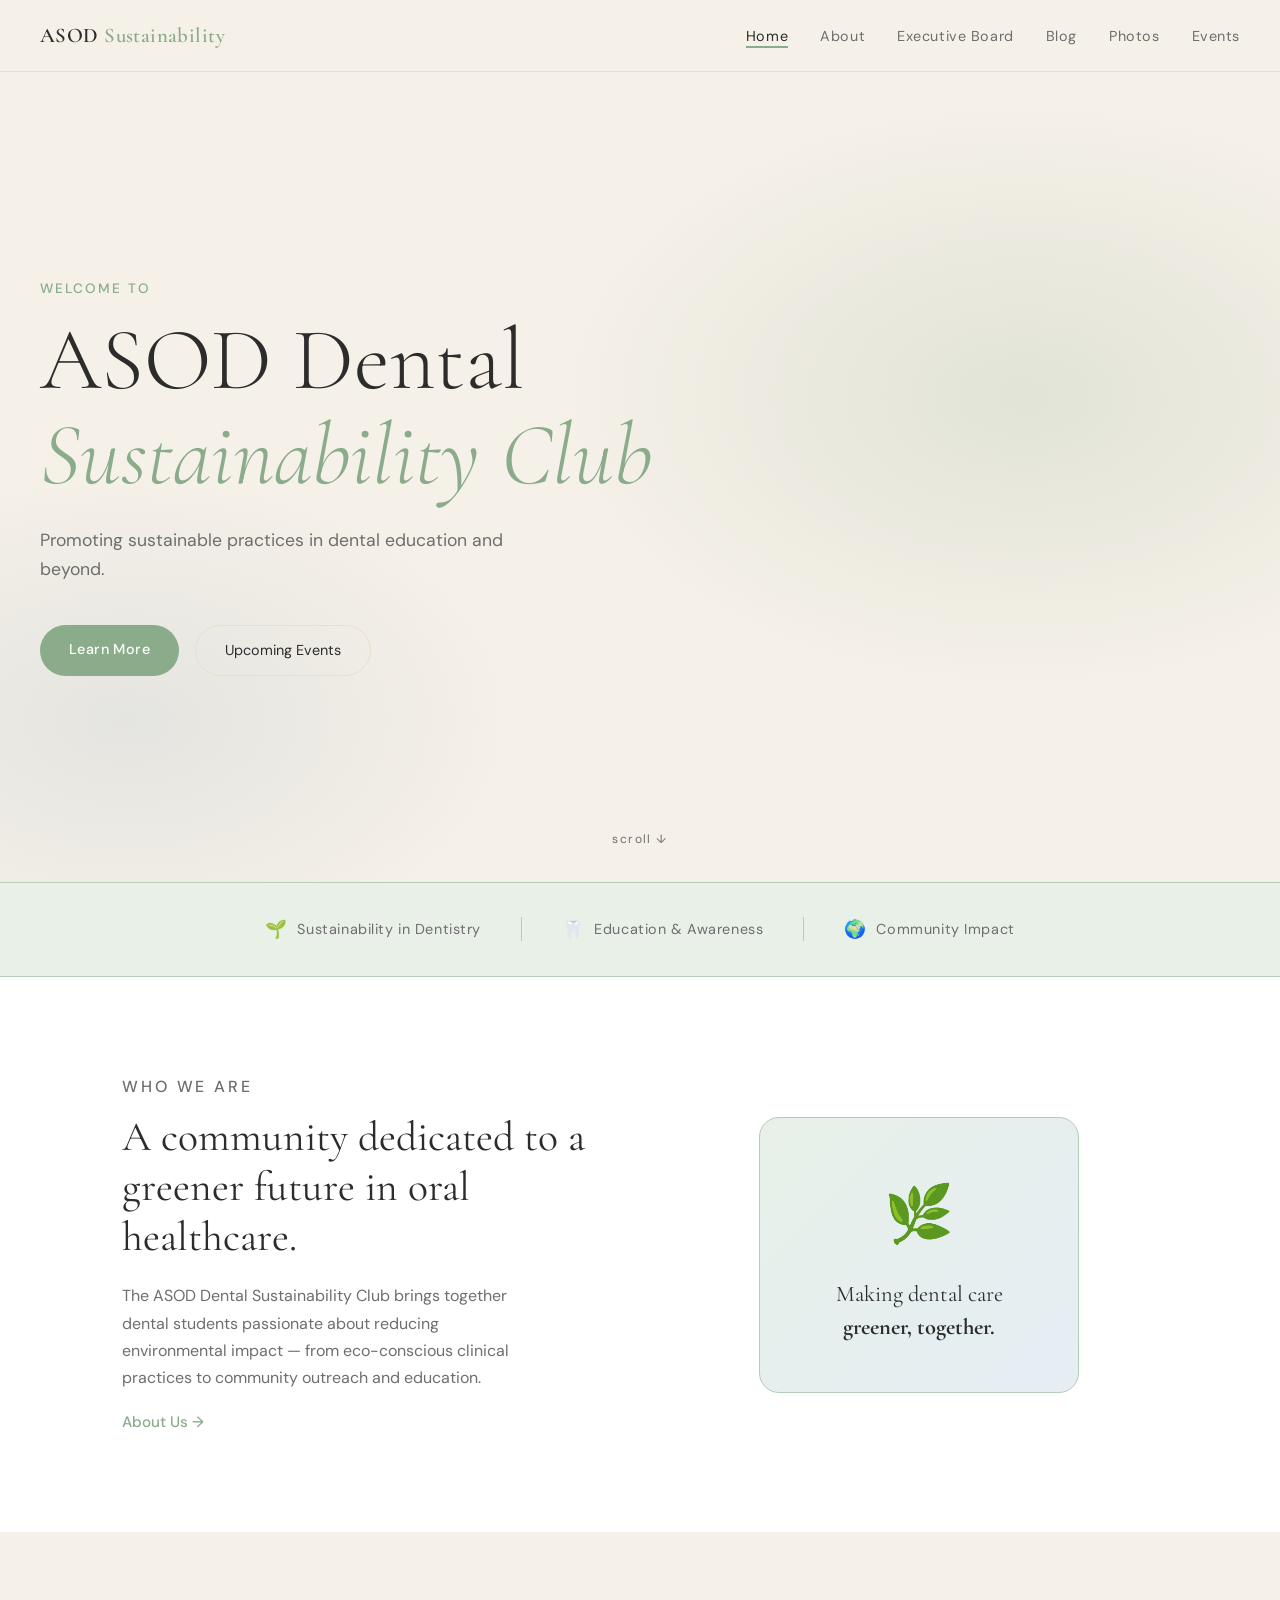
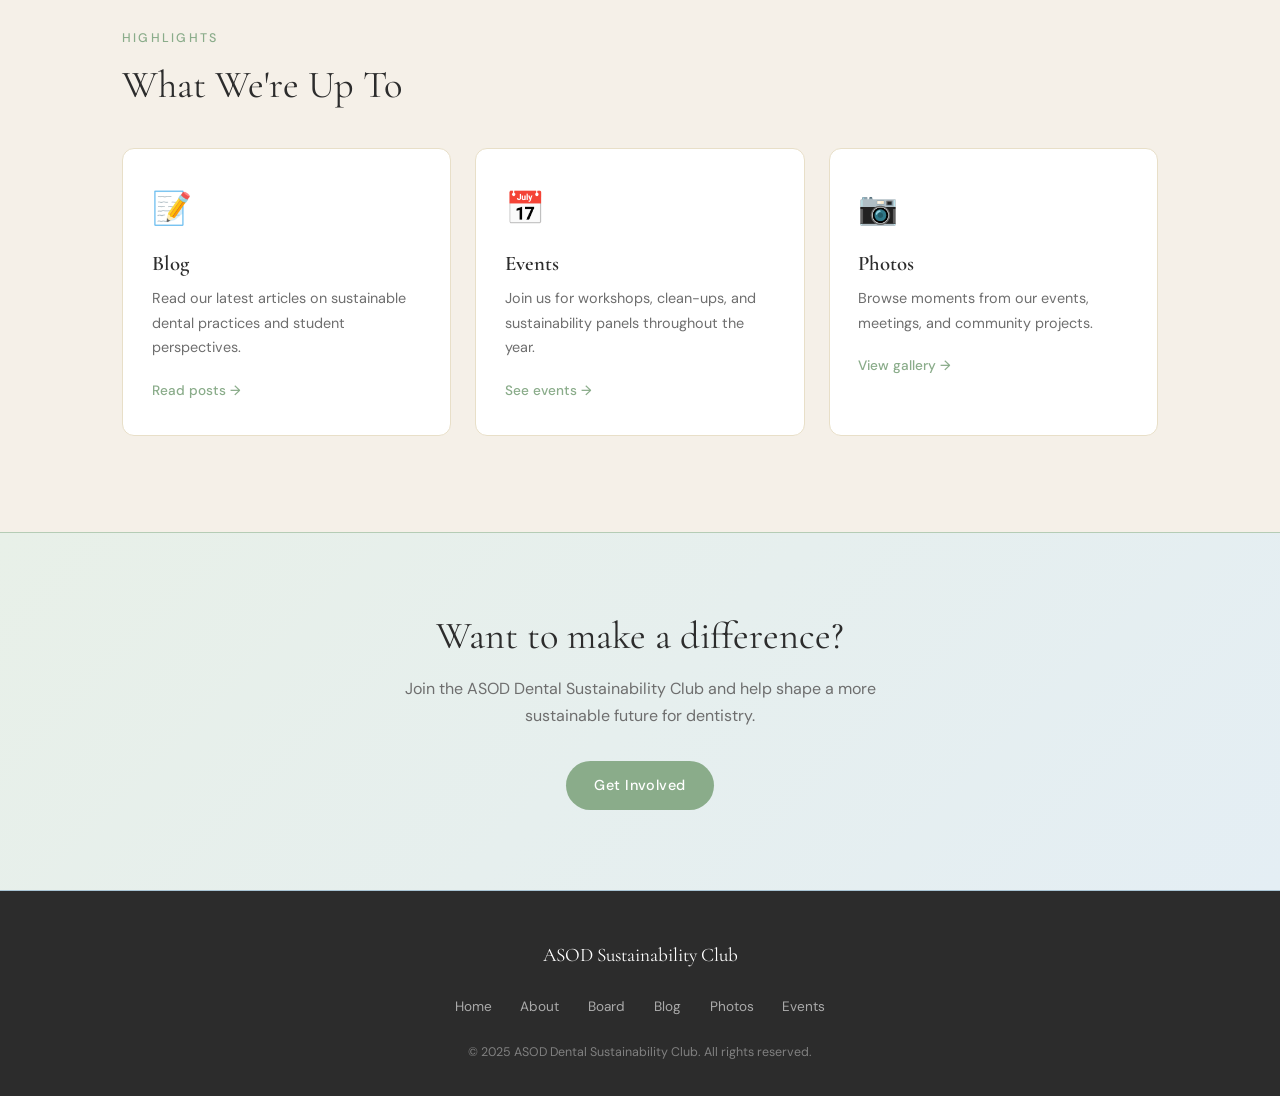
<file: index.html>
<!DOCTYPE html>
<html lang="en">
<head>
  <meta charset="UTF-8" />
  <meta name="viewport" content="width=device-width, initial-scale=1.0"/>
  <title>ASOD Dental Sustainability Club</title>
  <link rel="stylesheet" href="styles.css" />
  <link href="https://fonts.googleapis.com/css2?family=Cormorant+Garamond:ital,wght@0,300;0,400;0,600;1,300;1,400&family=DM+Sans:wght@300;400;500&display=swap" rel="stylesheet"/>
</head>
<body>
  <nav class="navbar">
    <div class="nav-logo">ASOD <span>Sustainability</span></div>
    <ul class="nav-links">
      <li><a href="index.html" class="active">Home</a></li>
      <li><a href="about.html">About</a></li>
      <li><a href="board.html">Executive Board</a></li>
      <li><a href="blog.html">Blog</a></li>
      <li><a href="photos.html">Photos</a></li>
      <li><a href="events.html">Events</a></li>
    </ul>
    <button class="nav-toggle" onclick="toggleMenu()">☰</button>
  </nav>

  <header class="hero">
    <div class="hero-bg"></div>
    <div class="hero-content">
      <p class="hero-eyebrow">Welcome to</p>
      <h1 class="hero-title">ASOD Dental<br/><em>Sustainability Club</em></h1>
      <p class="hero-tagline">Promoting sustainable practices in dental education and beyond.</p>
      <div class="hero-cta">
        <a href="about.html" class="btn-primary">Learn More</a>
        <a href="events.html" class="btn-secondary">Upcoming Events</a>
      </div>
    </div>
    <div class="hero-scroll">scroll ↓</div>
  </header>

  <section class="mission-strip">
    <div class="strip-item">
      <span class="strip-icon">🌱</span>
      <span>Sustainability in Dentistry</span>
    </div>
    <div class="strip-divider"></div>
    <div class="strip-item">
      <span class="strip-icon">🦷</span>
      <span>Education & Awareness</span>
    </div>
    <div class="strip-divider"></div>
    <div class="strip-item">
      <span class="strip-icon">🌍</span>
      <span>Community Impact</span>
    </div>
  </section>

  <section class="about-preview">
    <div class="container two-col">
      <div class="col-text">
        <p class="section-label">Who We Are</p>
        <h2>A community dedicated to a greener future in oral healthcare.</h2>
        <p>The ASOD Dental Sustainability Club brings together dental students passionate about reducing environmental impact — from eco-conscious clinical practices to community outreach and education.</p>
        <a href="about.html" class="link-arrow">About Us →</a>
      </div>
      <div class="col-visual">
        <div class="visual-card">
          <div class="visual-leaf">🌿</div>
          <p class="visual-stat">Making dental care<br/><strong>greener, together.</strong></p>
        </div>
      </div>
    </div>
  </section>

  <section class="highlights">
    <div class="container">
      <p class="section-label">Highlights</p>
      <h2>What We're Up To</h2>
      <div class="cards-grid">
        <a href="blog.html" class="card">
          <div class="card-icon">📝</div>
          <h3>Blog</h3>
          <p>Read our latest articles on sustainable dental practices and student perspectives.</p>
          <span class="card-link">Read posts →</span>
        </a>
        <a href="events.html" class="card">
          <div class="card-icon">📅</div>
          <h3>Events</h3>
          <p>Join us for workshops, clean-ups, and sustainability panels throughout the year.</p>
          <span class="card-link">See events →</span>
        </a>
        <a href="photos.html" class="card">
          <div class="card-icon">📷</div>
          <h3>Photos</h3>
          <p>Browse moments from our events, meetings, and community projects.</p>
          <span class="card-link">View gallery →</span>
        </a>
      </div>
    </div>
  </section>

  <section class="join-banner">
    <div class="container">
      <h2>Want to make a difference?</h2>
      <p>Join the ASOD Dental Sustainability Club and help shape a more sustainable future for dentistry.</p>
      <a href="about.html" class="btn-primary">Get Involved</a>
    </div>
  </section>

  <footer class="footer">
    <div class="container footer-inner">
      <div class="footer-logo">ASOD Sustainability Club</div>
      <nav class="footer-nav">
        <a href="index.html">Home</a>
        <a href="about.html">About</a>
        <a href="board.html">Board</a>
        <a href="blog.html">Blog</a>
        <a href="photos.html">Photos</a>
        <a href="events.html">Events</a>
      </nav>
      <p class="footer-copy">© 2025 ASOD Dental Sustainability Club. All rights reserved.</p>
    </div>
  </footer>

  <script src="main.js"></script>
</body>
</html>
</file>
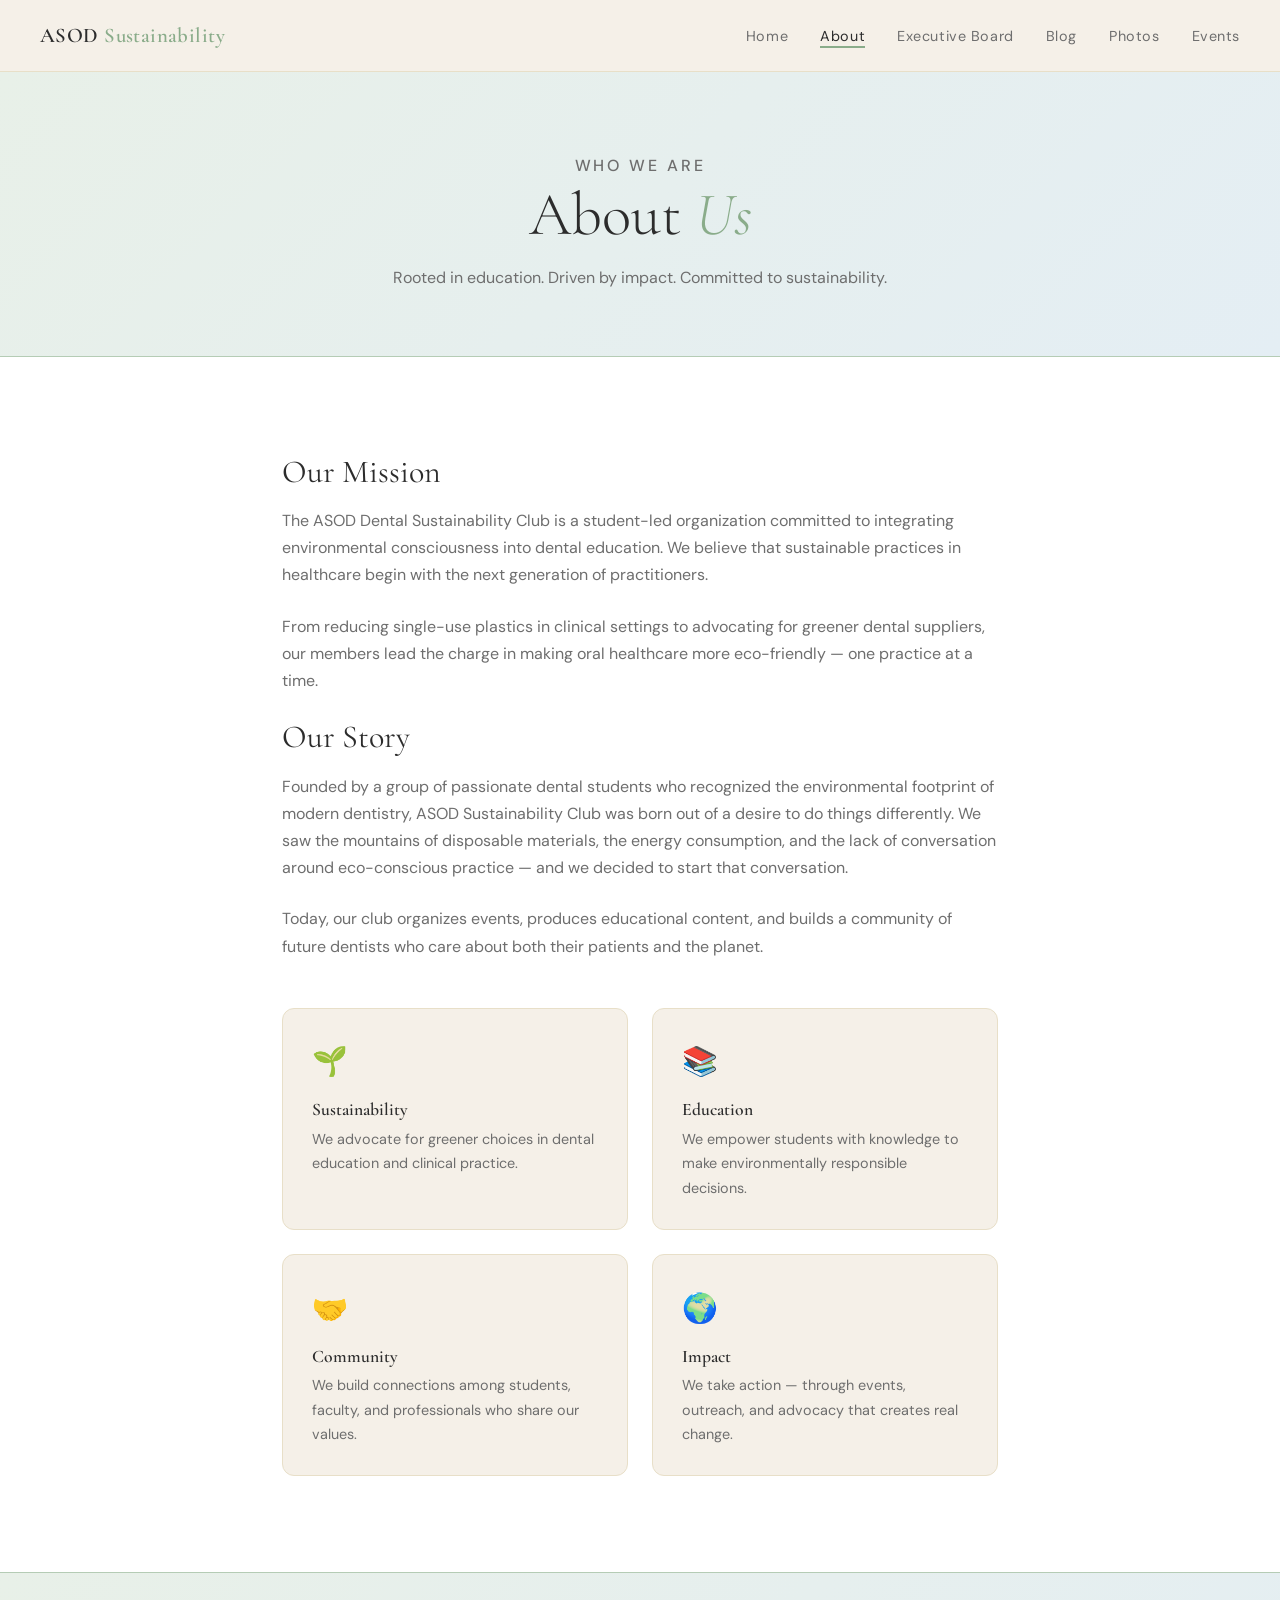
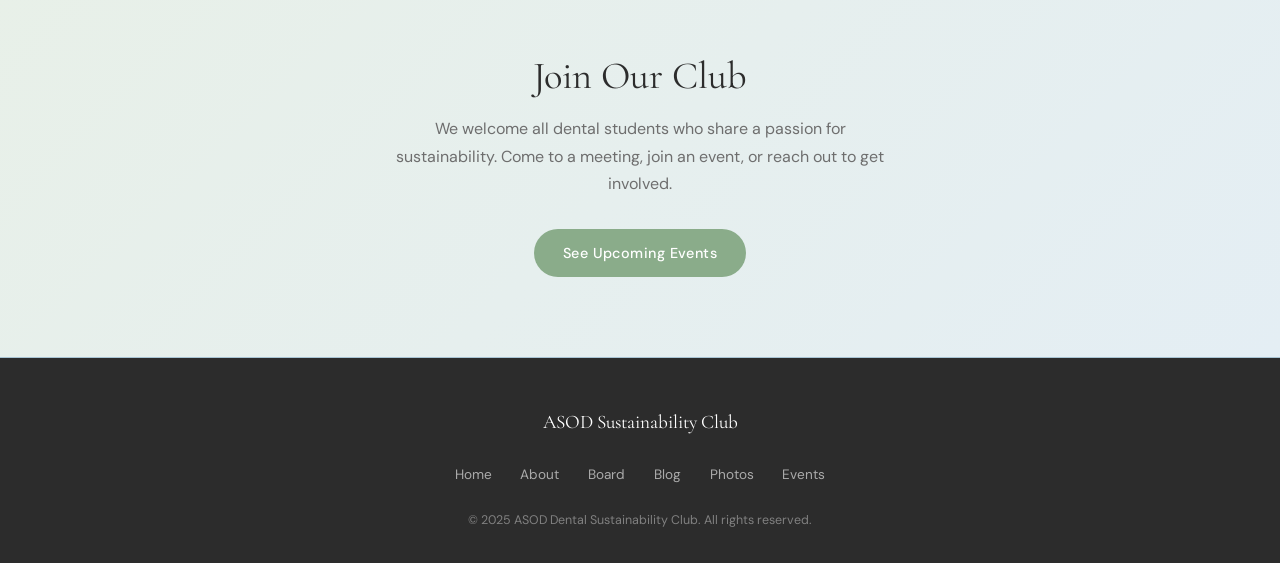
<file: about.html>
<!DOCTYPE html>
<html lang="en">
<head>
  <meta charset="UTF-8" />
  <meta name="viewport" content="width=device-width, initial-scale=1.0"/>
  <title>About — ASOD Dental Sustainability Club</title>
  <link rel="stylesheet" href="styles.css" />
  <link href="https://fonts.googleapis.com/css2?family=Cormorant+Garamond:ital,wght@0,300;0,400;0,600;1,300;1,400&family=DM+Sans:wght@300;400;500&display=swap" rel="stylesheet"/>
</head>
<body>
  <nav class="navbar">
    <div class="nav-logo">ASOD <span>Sustainability</span></div>
    <ul class="nav-links">
      <li><a href="index.html">Home</a></li>
      <li><a href="about.html" class="active">About</a></li>
      <li><a href="board.html">Executive Board</a></li>
      <li><a href="blog.html">Blog</a></li>
      <li><a href="photos.html">Photos</a></li>
      <li><a href="events.html">Events</a></li>
    </ul>
    <button class="nav-toggle" onclick="toggleMenu()">☰</button>
  </nav>

  <div class="page-hero">
    <p class="section-label">Who We Are</p>
    <h1>About <em>Us</em></h1>
    <p>Rooted in education. Driven by impact. Committed to sustainability.</p>
  </div>

  <section class="about-section">
    <div class="container">
      <h2>Our Mission</h2>
      <p>The ASOD Dental Sustainability Club is a student-led organization committed to integrating environmental consciousness into dental education. We believe that sustainable practices in healthcare begin with the next generation of practitioners.</p>
      <p>From reducing single-use plastics in clinical settings to advocating for greener dental suppliers, our members lead the charge in making oral healthcare more eco-friendly — one practice at a time.</p>

      <h2>Our Story</h2>
      <p>Founded by a group of passionate dental students who recognized the environmental footprint of modern dentistry, ASOD Sustainability Club was born out of a desire to do things differently. We saw the mountains of disposable materials, the energy consumption, and the lack of conversation around eco-conscious practice — and we decided to start that conversation.</p>
      <p>Today, our club organizes events, produces educational content, and builds a community of future dentists who care about both their patients and the planet.</p>

      <div class="values-grid">
        <div class="value-card">
          <div class="icon">🌱</div>
          <h3>Sustainability</h3>
          <p>We advocate for greener choices in dental education and clinical practice.</p>
        </div>
        <div class="value-card">
          <div class="icon">📚</div>
          <h3>Education</h3>
          <p>We empower students with knowledge to make environmentally responsible decisions.</p>
        </div>
        <div class="value-card">
          <div class="icon">🤝</div>
          <h3>Community</h3>
          <p>We build connections among students, faculty, and professionals who share our values.</p>
        </div>
        <div class="value-card">
          <div class="icon">🌍</div>
          <h3>Impact</h3>
          <p>We take action — through events, outreach, and advocacy that creates real change.</p>
        </div>
      </div>
    </div>
  </section>

  <section class="join-banner">
    <div class="container">
      <h2>Join Our Club</h2>
      <p>We welcome all dental students who share a passion for sustainability. Come to a meeting, join an event, or reach out to get involved.</p>
      <a href="events.html" class="btn-primary">See Upcoming Events</a>
    </div>
  </section>

  <footer class="footer">
    <div class="container footer-inner">
      <div class="footer-logo">ASOD Sustainability Club</div>
      <nav class="footer-nav">
        <a href="index.html">Home</a>
        <a href="about.html">About</a>
        <a href="board.html">Board</a>
        <a href="blog.html">Blog</a>
        <a href="photos.html">Photos</a>
        <a href="events.html">Events</a>
      </nav>
      <p class="footer-copy">© 2025 ASOD Dental Sustainability Club. All rights reserved.</p>
    </div>
  </footer>

  <script src="main.js"></script>
</body>
</html>
</file>
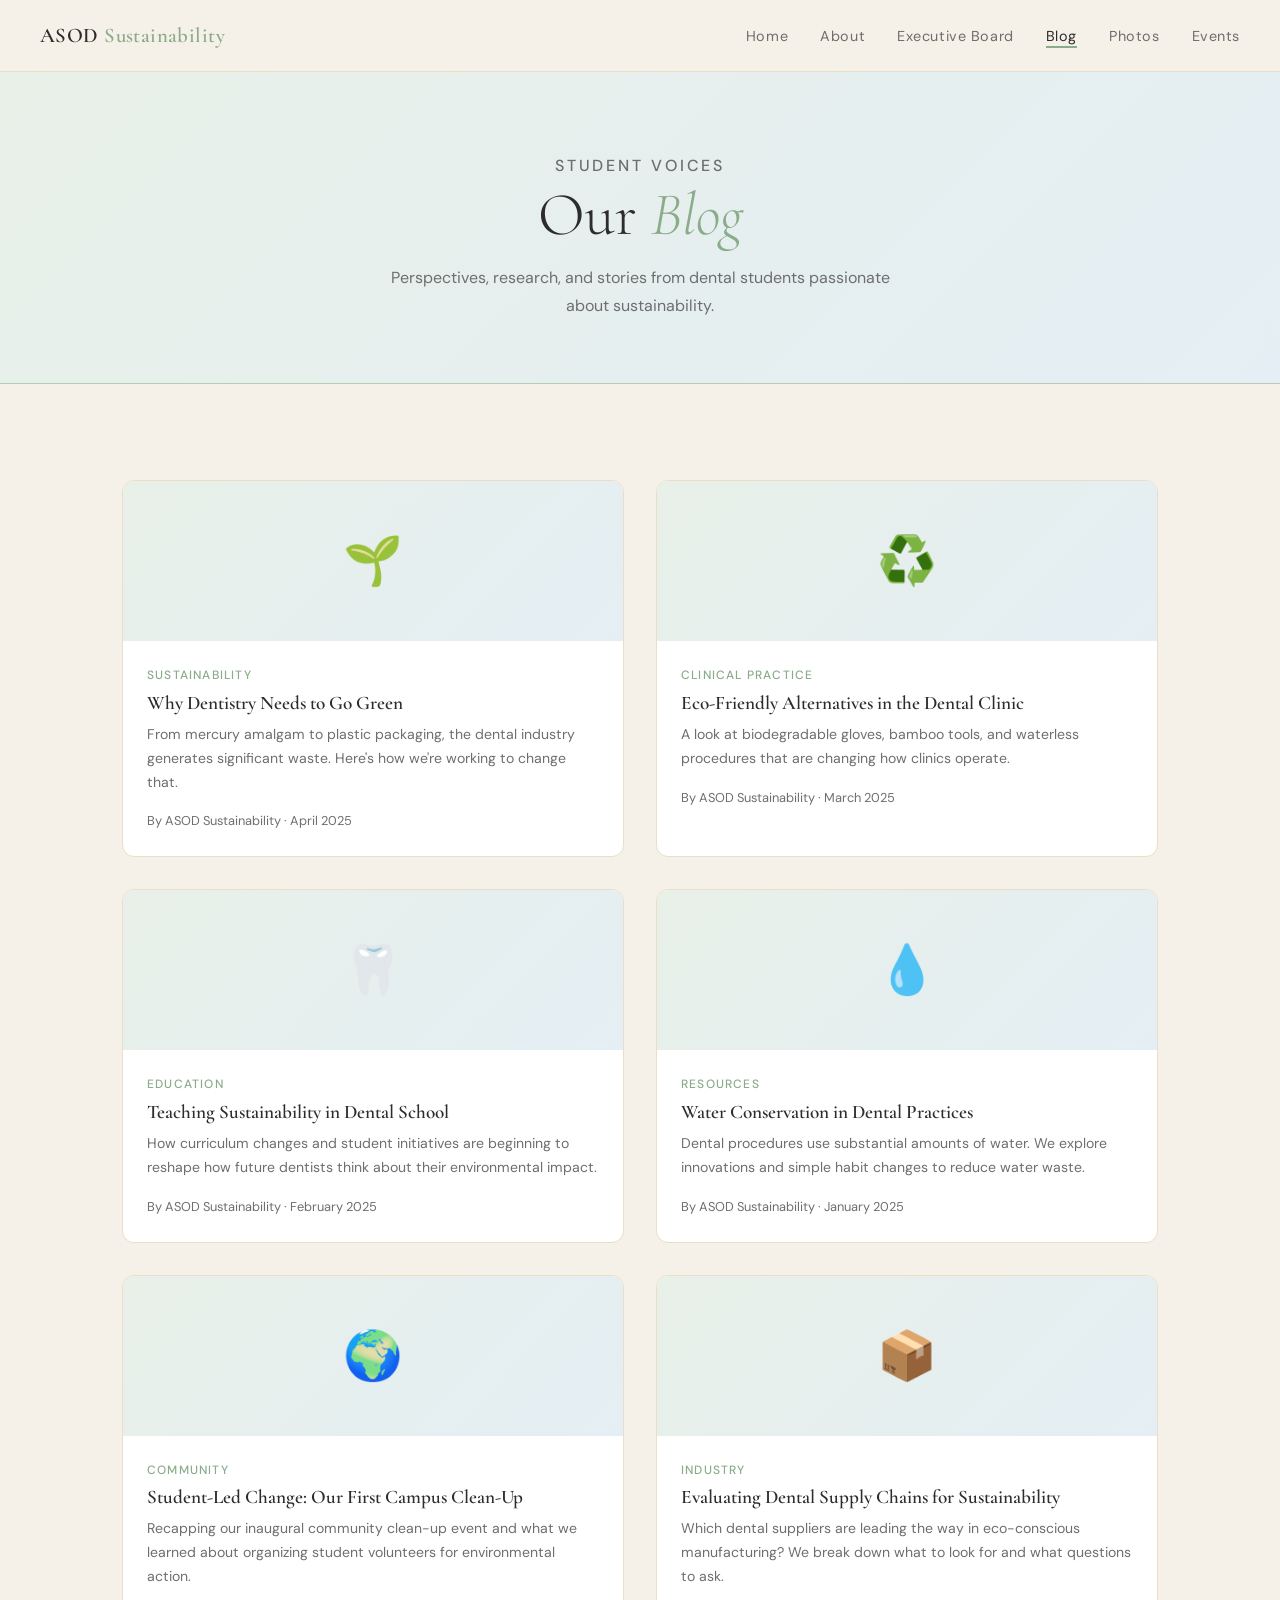
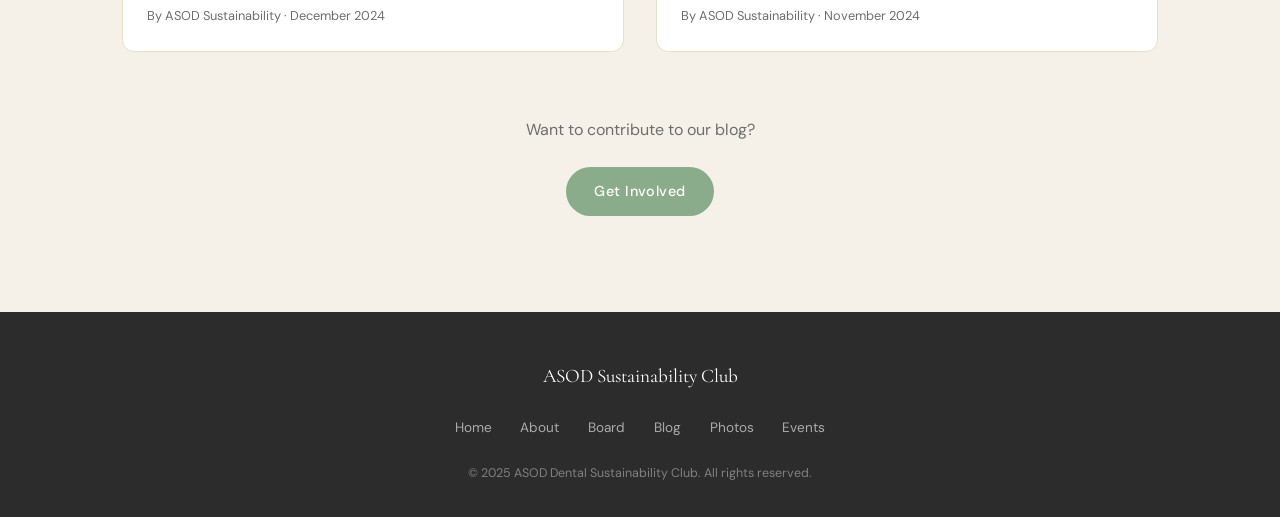
<file: blog.html>
<!DOCTYPE html>
<html lang="en">
<head>
  <meta charset="UTF-8" />
  <meta name="viewport" content="width=device-width, initial-scale=1.0"/>
  <title>Blog — ASOD Dental Sustainability Club</title>
  <link rel="stylesheet" href="styles.css" />
  <link href="https://fonts.googleapis.com/css2?family=Cormorant+Garamond:ital,wght@0,300;0,400;0,600;1,300;1,400&family=DM+Sans:wght@300;400;500&display=swap" rel="stylesheet"/>
</head>
<body>
  <nav class="navbar">
    <div class="nav-logo">ASOD <span>Sustainability</span></div>
    <ul class="nav-links">
      <li><a href="index.html">Home</a></li>
      <li><a href="about.html">About</a></li>
      <li><a href="board.html">Executive Board</a></li>
      <li><a href="blog.html" class="active">Blog</a></li>
      <li><a href="photos.html">Photos</a></li>
      <li><a href="events.html">Events</a></li>
    </ul>
    <button class="nav-toggle" onclick="toggleMenu()">☰</button>
  </nav>

  <div class="page-hero">
    <p class="section-label">Student Voices</p>
    <h1>Our <em>Blog</em></h1>
    <p>Perspectives, research, and stories from dental students passionate about sustainability.</p>
  </div>

  <section class="blog-section">
    <div class="container">
      <div class="blog-grid">

        <a href="#" class="blog-card">
          <div class="blog-card-thumb">🌱</div>
          <div class="blog-card-body">
            <div class="blog-tag">Sustainability</div>
            <h3>Why Dentistry Needs to Go Green</h3>
            <p>From mercury amalgam to plastic packaging, the dental industry generates significant waste. Here's how we're working to change that.</p>
            <div class="blog-meta">By ASOD Sustainability · April 2025</div>
          </div>
        </a>

        <a href="#" class="blog-card">
          <div class="blog-card-thumb">♻️</div>
          <div class="blog-card-body">
            <div class="blog-tag">Clinical Practice</div>
            <h3>Eco-Friendly Alternatives in the Dental Clinic</h3>
            <p>A look at biodegradable gloves, bamboo tools, and waterless procedures that are changing how clinics operate.</p>
            <div class="blog-meta">By ASOD Sustainability · March 2025</div>
          </div>
        </a>

        <a href="#" class="blog-card">
          <div class="blog-card-thumb">🦷</div>
          <div class="blog-card-body">
            <div class="blog-tag">Education</div>
            <h3>Teaching Sustainability in Dental School</h3>
            <p>How curriculum changes and student initiatives are beginning to reshape how future dentists think about their environmental impact.</p>
            <div class="blog-meta">By ASOD Sustainability · February 2025</div>
          </div>
        </a>

        <a href="#" class="blog-card">
          <div class="blog-card-thumb">💧</div>
          <div class="blog-card-body">
            <div class="blog-tag">Resources</div>
            <h3>Water Conservation in Dental Practices</h3>
            <p>Dental procedures use substantial amounts of water. We explore innovations and simple habit changes to reduce water waste.</p>
            <div class="blog-meta">By ASOD Sustainability · January 2025</div>
          </div>
        </a>

        <a href="#" class="blog-card">
          <div class="blog-card-thumb">🌍</div>
          <div class="blog-card-body">
            <div class="blog-tag">Community</div>
            <h3>Student-Led Change: Our First Campus Clean-Up</h3>
            <p>Recapping our inaugural community clean-up event and what we learned about organizing student volunteers for environmental action.</p>
            <div class="blog-meta">By ASOD Sustainability · December 2024</div>
          </div>
        </a>

        <a href="#" class="blog-card">
          <div class="blog-card-thumb">📦</div>
          <div class="blog-card-body">
            <div class="blog-tag">Industry</div>
            <h3>Evaluating Dental Supply Chains for Sustainability</h3>
            <p>Which dental suppliers are leading the way in eco-conscious manufacturing? We break down what to look for and what questions to ask.</p>
            <div class="blog-meta">By ASOD Sustainability · November 2024</div>
          </div>
        </a>

      </div>

      <div style="text-align:center; margin-top:4rem;">
        <p style="color:var(--text-muted); margin-bottom:1.5rem;">Want to contribute to our blog?</p>
        <a href="about.html" class="btn-primary">Get Involved</a>
      </div>
    </div>
  </section>

  <footer class="footer">
    <div class="container footer-inner">
      <div class="footer-logo">ASOD Sustainability Club</div>
      <nav class="footer-nav">
        <a href="index.html">Home</a>
        <a href="about.html">About</a>
        <a href="board.html">Board</a>
        <a href="blog.html">Blog</a>
        <a href="photos.html">Photos</a>
        <a href="events.html">Events</a>
      </nav>
      <p class="footer-copy">© 2025 ASOD Dental Sustainability Club. All rights reserved.</p>
    </div>
  </footer>

  <script src="main.js"></script>
</body>
</html>
</file>
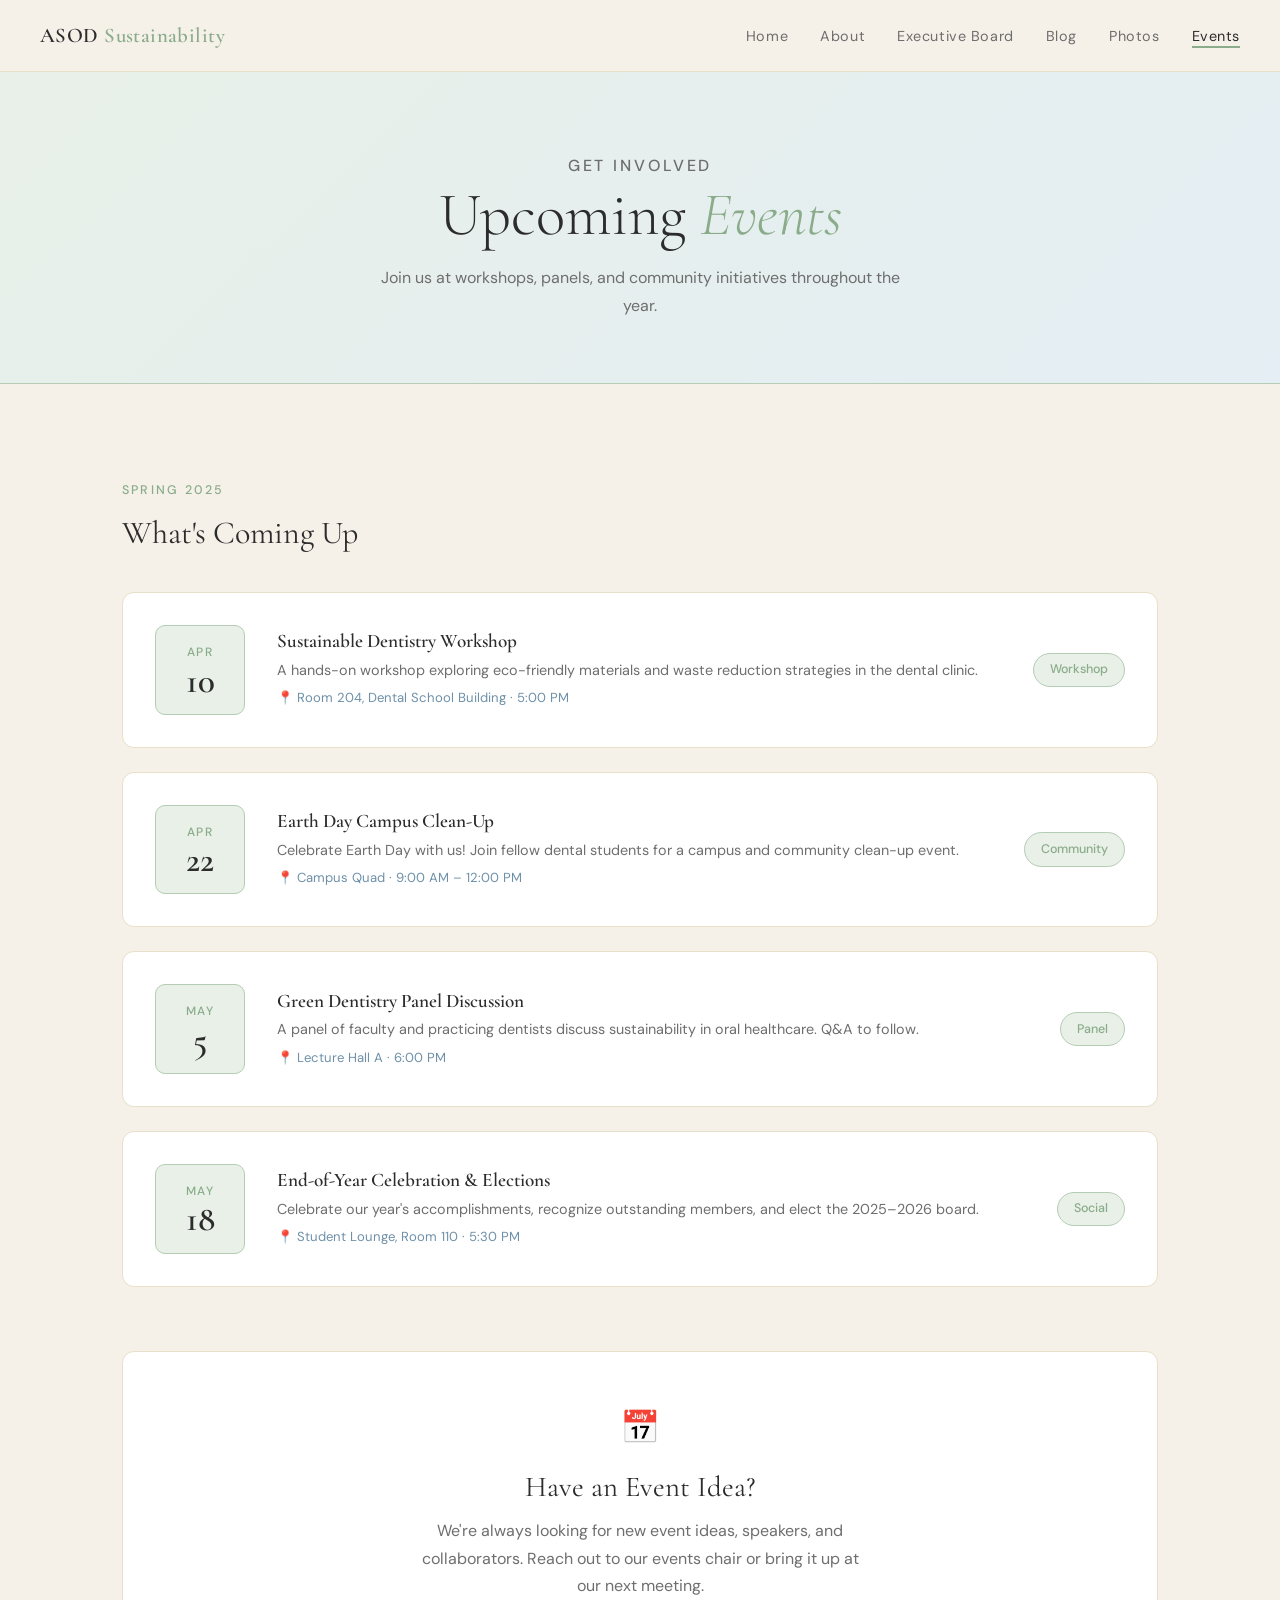
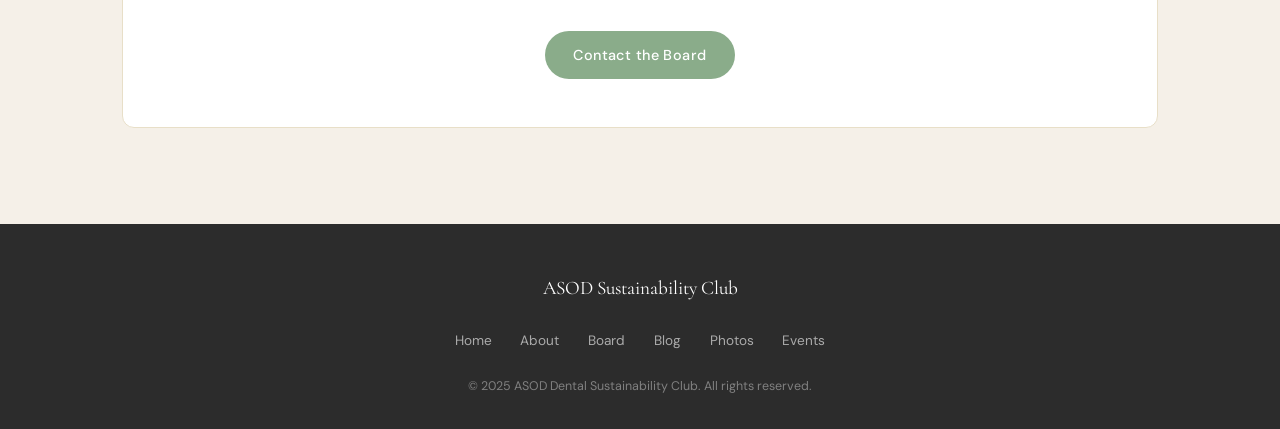
<file: events.html>
<!DOCTYPE html>
<html lang="en">
<head>
  <meta charset="UTF-8" />
  <meta name="viewport" content="width=device-width, initial-scale=1.0"/>
  <title>Events — ASOD Dental Sustainability Club</title>
  <link rel="stylesheet" href="styles.css" />
  <link href="https://fonts.googleapis.com/css2?family=Cormorant+Garamond:ital,wght@0,300;0,400;0,600;1,300;1,400&family=DM+Sans:wght@300;400;500&display=swap" rel="stylesheet"/>
</head>
<body>
  <nav class="navbar">
    <div class="nav-logo">ASOD <span>Sustainability</span></div>
    <ul class="nav-links">
      <li><a href="index.html">Home</a></li>
      <li><a href="about.html">About</a></li>
      <li><a href="board.html">Executive Board</a></li>
      <li><a href="blog.html">Blog</a></li>
      <li><a href="photos.html">Photos</a></li>
      <li><a href="events.html" class="active">Events</a></li>
    </ul>
    <button class="nav-toggle" onclick="toggleMenu()">☰</button>
  </nav>

  <div class="page-hero">
    <p class="section-label">Get Involved</p>
    <h1>Upcoming <em>Events</em></h1>
    <p>Join us at workshops, panels, and community initiatives throughout the year.</p>
  </div>

  <section class="events-section">
    <div class="container">
      <p class="section-label">Spring 2025</p>
      <h2 style="font-size:2rem; font-weight:400; margin-bottom:2.5rem;">What's Coming Up</h2>

      <div class="events-list">

        <div class="event-card">
          <div class="event-date">
            <div class="month">Apr</div>
            <div class="day">10</div>
          </div>
          <div class="event-info">
            <h3>Sustainable Dentistry Workshop</h3>
            <p>A hands-on workshop exploring eco-friendly materials and waste reduction strategies in the dental clinic.</p>
            <div class="location">📍 Room 204, Dental School Building · 5:00 PM</div>
          </div>
          <div class="event-tag">Workshop</div>
        </div>

        <div class="event-card">
          <div class="event-date">
            <div class="month">Apr</div>
            <div class="day">22</div>
          </div>
          <div class="event-info">
            <h3>Earth Day Campus Clean-Up</h3>
            <p>Celebrate Earth Day with us! Join fellow dental students for a campus and community clean-up event.</p>
            <div class="location">📍 Campus Quad · 9:00 AM – 12:00 PM</div>
          </div>
          <div class="event-tag">Community</div>
        </div>

        <div class="event-card">
          <div class="event-date">
            <div class="month">May</div>
            <div class="day">5</div>
          </div>
          <div class="event-info">
            <h3>Green Dentistry Panel Discussion</h3>
            <p>A panel of faculty and practicing dentists discuss sustainability in oral healthcare. Q&A to follow.</p>
            <div class="location">📍 Lecture Hall A · 6:00 PM</div>
          </div>
          <div class="event-tag">Panel</div>
        </div>

        <div class="event-card">
          <div class="event-date">
            <div class="month">May</div>
            <div class="day">18</div>
          </div>
          <div class="event-info">
            <h3>End-of-Year Celebration & Elections</h3>
            <p>Celebrate our year's accomplishments, recognize outstanding members, and elect the 2025–2026 board.</p>
            <div class="location">📍 Student Lounge, Room 110 · 5:30 PM</div>
          </div>
          <div class="event-tag">Social</div>
        </div>

      </div>

      <div style="background:var(--white); border-radius:var(--radius); padding:3rem; text-align:center; margin-top:4rem; border:1px solid var(--beige-dark);">
        <div style="font-size:2rem; margin-bottom:1rem;">📅</div>
        <h2 style="font-size:1.8rem; font-weight:400; margin-bottom:0.8rem;">Have an Event Idea?</h2>
        <p style="color:var(--text-muted); max-width:460px; margin:0 auto 2rem;">We're always looking for new event ideas, speakers, and collaborators. Reach out to our events chair or bring it up at our next meeting.</p>
        <a href="board.html" class="btn-primary">Contact the Board</a>
      </div>
    </div>
  </section>

  <footer class="footer">
    <div class="container footer-inner">
      <div class="footer-logo">ASOD Sustainability Club</div>
      <nav class="footer-nav">
        <a href="index.html">Home</a>
        <a href="about.html">About</a>
        <a href="board.html">Board</a>
        <a href="blog.html">Blog</a>
        <a href="photos.html">Photos</a>
        <a href="events.html">Events</a>
      </nav>
      <p class="footer-copy">© 2025 ASOD Dental Sustainability Club. All rights reserved.</p>
    </div>
  </footer>

  <script src="main.js"></script>
</body>
</html>
</file>
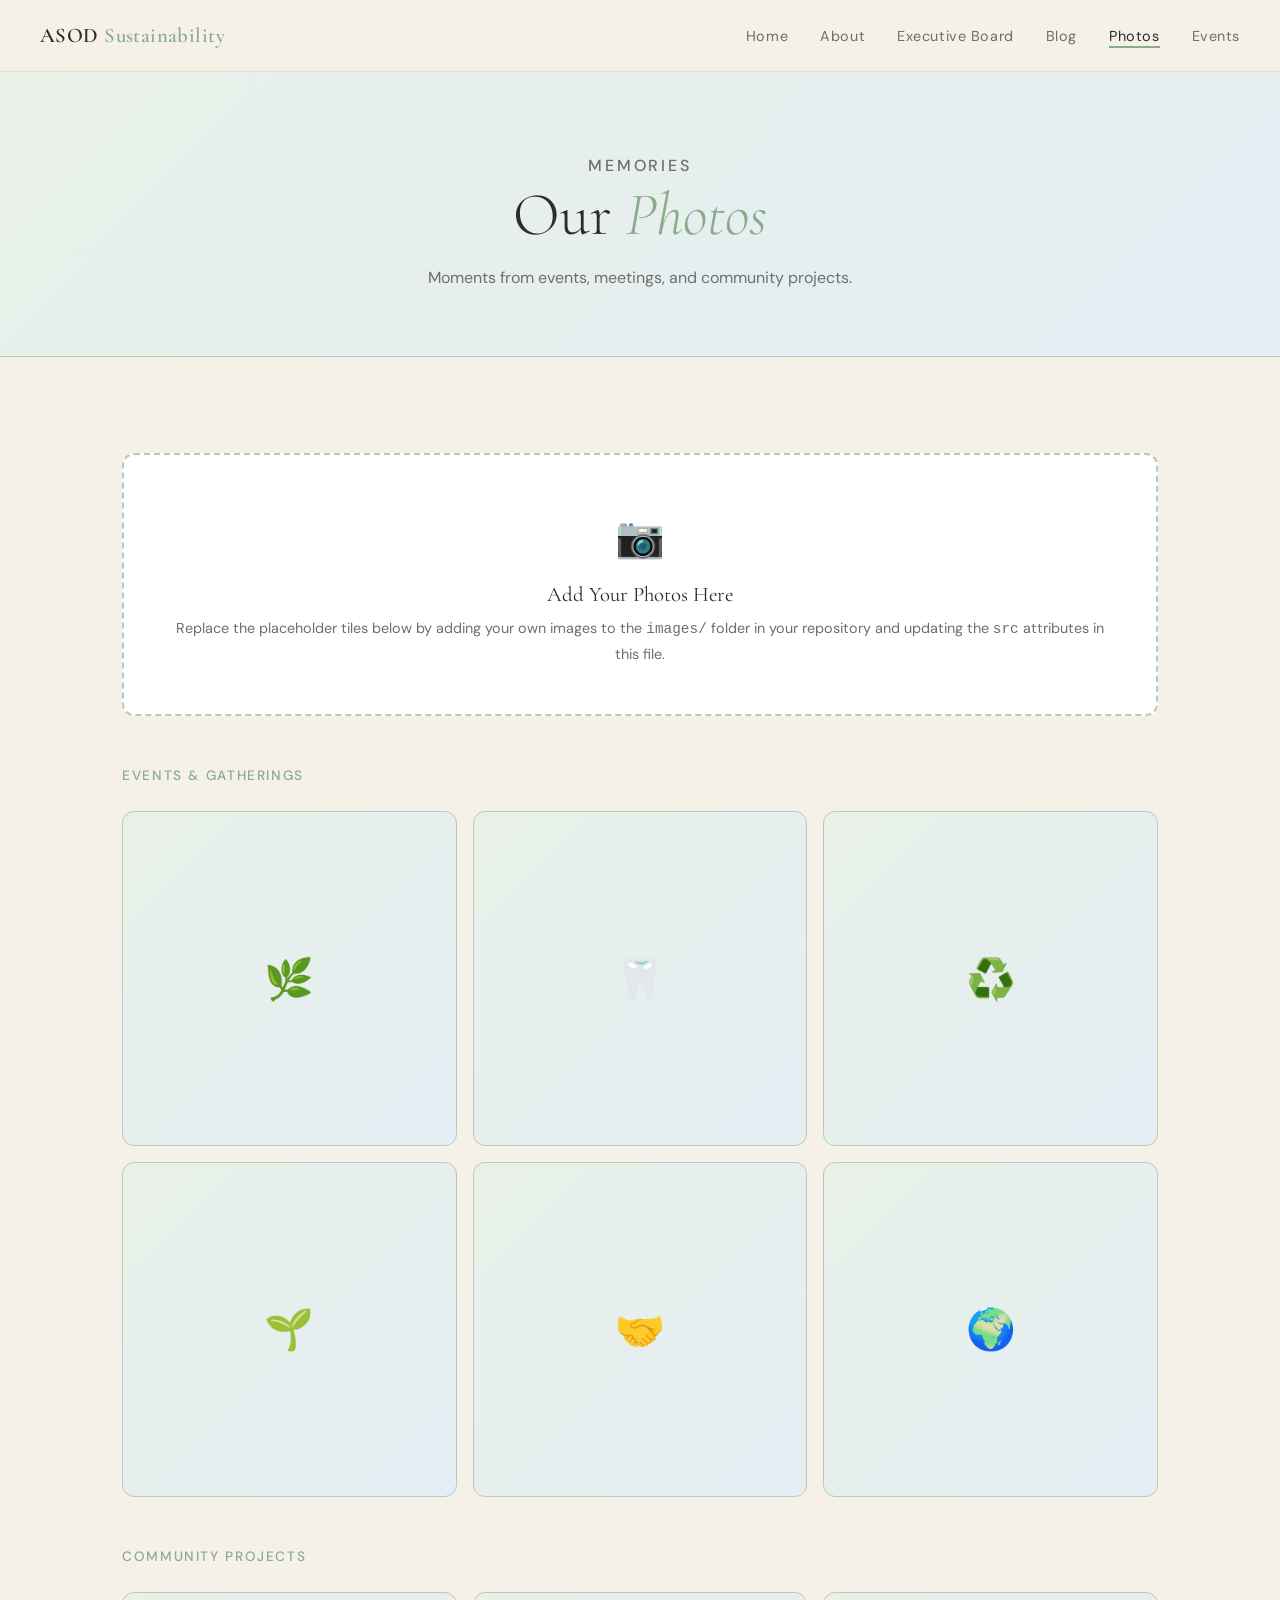
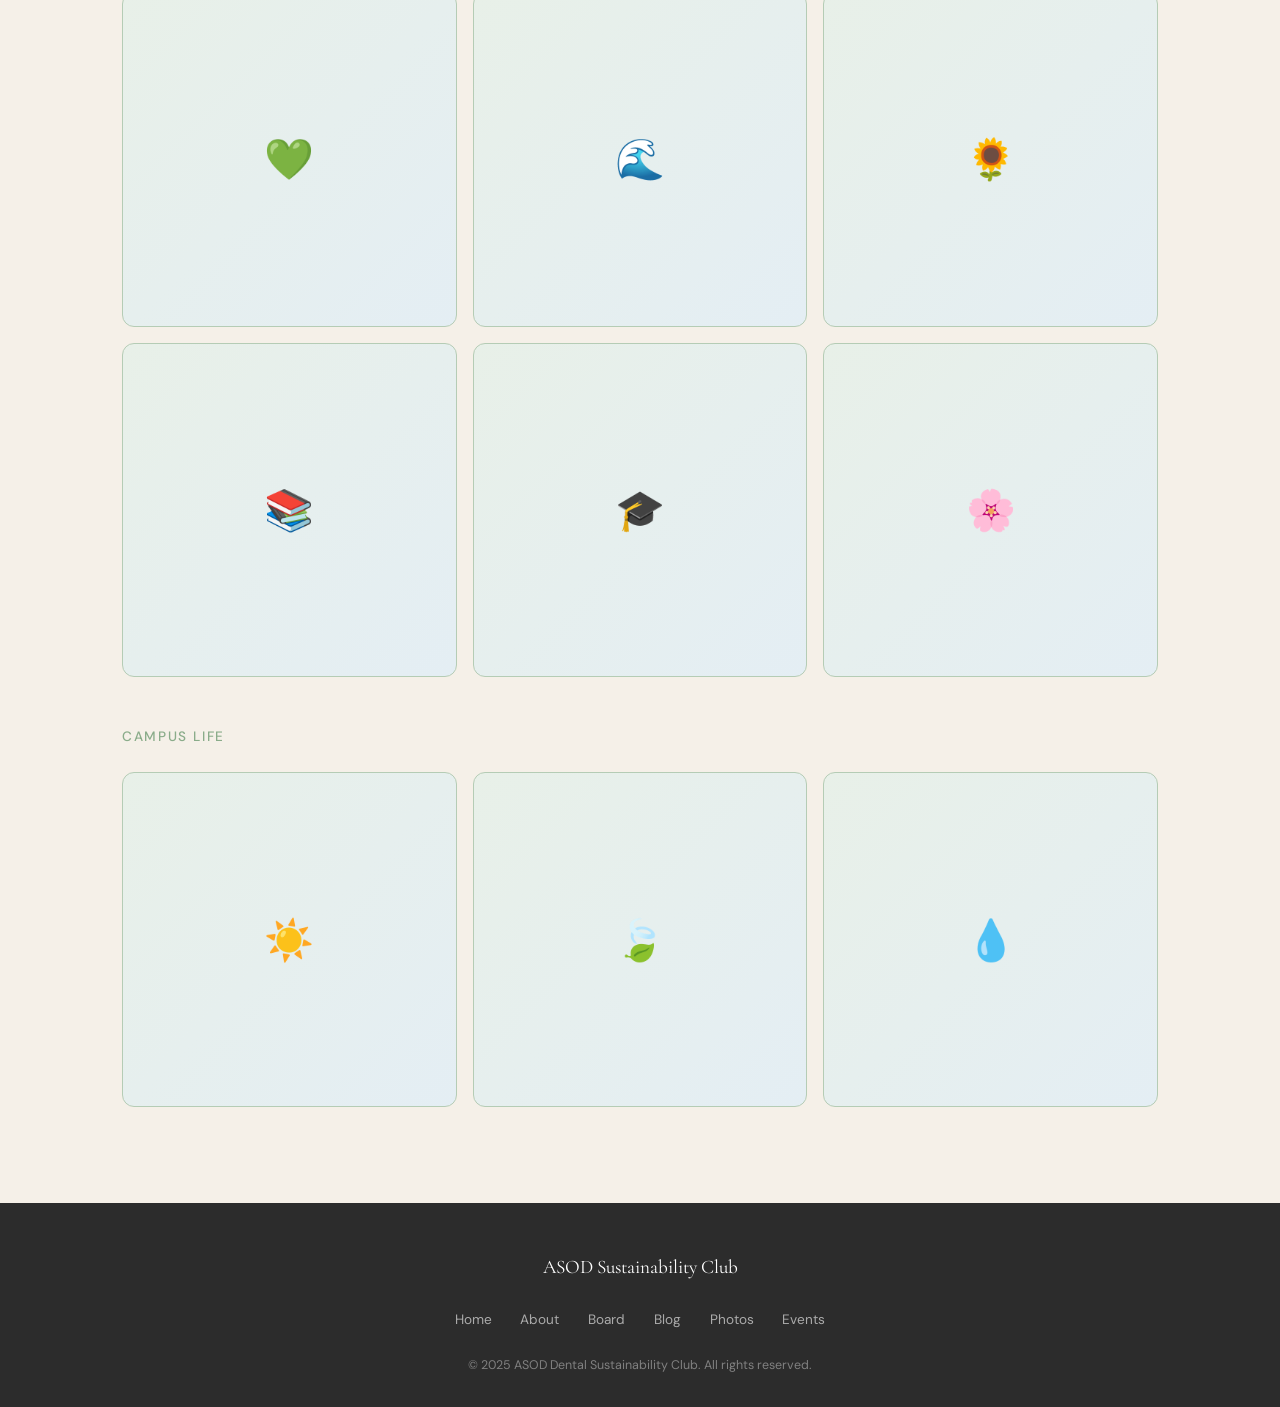
<file: photos.html>
<!DOCTYPE html>
<html lang="en">
<head>
  <meta charset="UTF-8" />
  <meta name="viewport" content="width=device-width, initial-scale=1.0"/>
  <title>Photos — ASOD Dental Sustainability Club</title>
  <link rel="stylesheet" href="styles.css" />
  <link href="https://fonts.googleapis.com/css2?family=Cormorant+Garamond:ital,wght@0,300;0,400;0,600;1,300;1,400&family=DM+Sans:wght@300;400;500&display=swap" rel="stylesheet"/>
  <style>
    .photo-upload-banner {
      background: var(--white);
      border: 2px dashed var(--sage-light);
      border-radius: var(--radius);
      padding: 3rem;
      text-align: center;
      margin-bottom: 3rem;
    }
    .photo-upload-banner p { color: var(--text-muted); margin-top: 0.5rem; font-size: 0.9rem; }
    .photo-upload-banner h3 { font-size: 1.3rem; font-weight: 400; }
    .gallery-label { font-size: 0.85rem; text-transform: uppercase; letter-spacing: 0.12em; color: var(--sage); margin-bottom: 1.5rem; font-weight: 500; }
  </style>
</head>
<body>
  <nav class="navbar">
    <div class="nav-logo">ASOD <span>Sustainability</span></div>
    <ul class="nav-links">
      <li><a href="index.html">Home</a></li>
      <li><a href="about.html">About</a></li>
      <li><a href="board.html">Executive Board</a></li>
      <li><a href="blog.html">Blog</a></li>
      <li><a href="photos.html" class="active">Photos</a></li>
      <li><a href="events.html">Events</a></li>
    </ul>
    <button class="nav-toggle" onclick="toggleMenu()">☰</button>
  </nav>

  <div class="page-hero">
    <p class="section-label">Memories</p>
    <h1>Our <em>Photos</em></h1>
    <p>Moments from events, meetings, and community projects.</p>
  </div>

  <section class="photos-section">
    <div class="container">

      <div class="photo-upload-banner">
        <div style="font-size:2.5rem; margin-bottom:0.8rem;">📷</div>
        <h3>Add Your Photos Here</h3>
        <p>Replace the placeholder tiles below by adding your own images to the <code>images/</code> folder in your repository and updating the <code>src</code> attributes in this file.</p>
      </div>

      <div class="gallery-label">Events & Gatherings</div>
      <div class="photo-grid" style="margin-bottom:3rem;">
        <div class="photo-placeholder">🌿</div>
        <div class="photo-placeholder">🦷</div>
        <div class="photo-placeholder">♻️</div>
        <div class="photo-placeholder">🌱</div>
        <div class="photo-placeholder">🤝</div>
        <div class="photo-placeholder">🌍</div>
      </div>

      <div class="gallery-label">Community Projects</div>
      <div class="photo-grid" style="margin-bottom:3rem;">
        <div class="photo-placeholder">💚</div>
        <div class="photo-placeholder">🌊</div>
        <div class="photo-placeholder">🌻</div>
        <div class="photo-placeholder">📚</div>
        <div class="photo-placeholder">🎓</div>
        <div class="photo-placeholder">🌸</div>
      </div>

      <div class="gallery-label">Campus Life</div>
      <div class="photo-grid">
        <div class="photo-placeholder">☀️</div>
        <div class="photo-placeholder">🍃</div>
        <div class="photo-placeholder">💧</div>
      </div>

    </div>
  </section>

  <footer class="footer">
    <div class="container footer-inner">
      <div class="footer-logo">ASOD Sustainability Club</div>
      <nav class="footer-nav">
        <a href="index.html">Home</a>
        <a href="about.html">About</a>
        <a href="board.html">Board</a>
        <a href="blog.html">Blog</a>
        <a href="photos.html">Photos</a>
        <a href="events.html">Events</a>
      </nav>
      <p class="footer-copy">© 2025 ASOD Dental Sustainability Club. All rights reserved.</p>
    </div>
  </footer>

  <script src="main.js"></script>
</body>
</html>
</file>
<file: styles.css>
/* ===========================
   ASOD Dental Sustainability
   Styles — Minimal & Calming
   =========================== */

:root {
  --sage: #8aac8a;
  --sage-light: #b5ccb5;
  --sage-pale: #e8f0e8;
  --beige: #f5f0e8;
  --beige-dark: #e8dfc8;
  --blue: #6e90a8;
  --blue-light: #a8c4d4;
  --blue-pale: #e4eef4;
  --text: #2c2c2c;
  --text-muted: #6e6e6e;
  --white: #ffffff;
  --radius: 12px;
  --transition: 0.3s ease;
}

* { box-sizing: border-box; margin: 0; padding: 0; }

html { scroll-behavior: smooth; }

body {
  font-family: 'DM Sans', sans-serif;
  background: var(--beige);
  color: var(--text);
  line-height: 1.7;
}

h1, h2, h3 {
  font-family: 'Cormorant Garamond', serif;
  font-weight: 600;
  line-height: 1.2;
}

em { font-style: italic; color: var(--sage); }

a { text-decoration: none; color: inherit; }

img { max-width: 100%; display: block; }

.container {
  max-width: 1100px;
  margin: 0 auto;
  padding: 0 2rem;
}

/* ---- NAVBAR ---- */
.navbar {
  position: sticky;
  top: 0;
  z-index: 100;
  background: rgba(245, 240, 232, 0.95);
  backdrop-filter: blur(8px);
  border-bottom: 1px solid var(--beige-dark);
  display: flex;
  align-items: center;
  justify-content: space-between;
  padding: 1.1rem 2.5rem;
}

.nav-logo {
  font-family: 'Cormorant Garamond', serif;
  font-size: 1.3rem;
  font-weight: 600;
  letter-spacing: 0.02em;
}

.nav-logo span { color: var(--sage); }

.nav-links {
  list-style: none;
  display: flex;
  gap: 2rem;
}

.nav-links a {
  font-size: 0.9rem;
  font-weight: 400;
  color: var(--text-muted);
  letter-spacing: 0.04em;
  transition: color var(--transition);
  position: relative;
}

.nav-links a::after {
  content: '';
  position: absolute;
  bottom: -3px; left: 0;
  width: 0; height: 1.5px;
  background: var(--sage);
  transition: width var(--transition);
}

.nav-links a:hover,
.nav-links a.active {
  color: var(--text);
}

.nav-links a:hover::after,
.nav-links a.active::after {
  width: 100%;
}

.nav-toggle {
  display: none;
  background: none;
  border: none;
  font-size: 1.4rem;
  cursor: pointer;
  color: var(--text);
}

/* ---- HERO ---- */
.hero {
  position: relative;
  min-height: 90vh;
  display: flex;
  align-items: center;
  overflow: hidden;
  background: var(--beige);
}

.hero-bg {
  position: absolute;
  inset: 0;
  background:
    radial-gradient(ellipse 60% 60% at 80% 40%, rgba(138,172,138,0.18) 0%, transparent 60%),
    radial-gradient(ellipse 50% 50% at 10% 80%, rgba(110,144,168,0.12) 0%, transparent 60%);
  pointer-events: none;
}

.hero-content {
  position: relative;
  z-index: 1;
  max-width: 700px;
  padding: 5rem 2.5rem 5rem;
  animation: fadeUp 0.9s ease both;
}

@keyframes fadeUp {
  from { opacity: 0; transform: translateY(28px); }
  to   { opacity: 1; transform: translateY(0); }
}

.hero-eyebrow {
  font-size: 0.85rem;
  text-transform: uppercase;
  letter-spacing: 0.15em;
  color: var(--sage);
  margin-bottom: 0.8rem;
  font-weight: 500;
}

.hero-title {
  font-size: clamp(3rem, 7vw, 5.5rem);
  font-weight: 300;
  line-height: 1.08;
  margin-bottom: 1.4rem;
  color: var(--text);
}

.hero-tagline {
  font-size: 1.1rem;
  color: var(--text-muted);
  max-width: 480px;
  margin-bottom: 2.5rem;
}

.hero-cta { display: flex; gap: 1rem; flex-wrap: wrap; }

.hero-scroll {
  position: absolute;
  bottom: 2rem;
  left: 50%;
  transform: translateX(-50%);
  font-size: 0.75rem;
  letter-spacing: 0.12em;
  color: var(--text-muted);
  animation: pulse 2.5s ease infinite;
}

@keyframes pulse {
  0%, 100% { opacity: 0.5; transform: translateX(-50%) translateY(0); }
  50% { opacity: 1; transform: translateX(-50%) translateY(4px); }
}

/* ---- BUTTONS ---- */
.btn-primary {
  display: inline-block;
  background: var(--sage);
  color: white;
  padding: 0.75rem 1.8rem;
  border-radius: 50px;
  font-size: 0.9rem;
  font-weight: 500;
  letter-spacing: 0.03em;
  transition: background var(--transition), transform var(--transition);
}

.btn-primary:hover {
  background: #6e956e;
  transform: translateY(-2px);
}

.btn-secondary {
  display: inline-block;
  background: transparent;
  color: var(--text);
  padding: 0.75rem 1.8rem;
  border-radius: 50px;
  border: 1.5px solid var(--beige-dark);
  font-size: 0.9rem;
  font-weight: 400;
  transition: border-color var(--transition), background var(--transition);
}

.btn-secondary:hover {
  border-color: var(--sage-light);
  background: var(--sage-pale);
}

.link-arrow {
  display: inline-block;
  color: var(--sage);
  font-weight: 500;
  font-size: 0.95rem;
  margin-top: 1.2rem;
  transition: letter-spacing var(--transition);
}

.link-arrow:hover { letter-spacing: 0.05em; }

/* ---- MISSION STRIP ---- */
.mission-strip {
  background: var(--sage-pale);
  border-top: 1px solid var(--sage-light);
  border-bottom: 1px solid var(--sage-light);
  display: flex;
  align-items: center;
  justify-content: center;
  gap: 0;
  flex-wrap: wrap;
  padding: 1.5rem 2rem;
}

.strip-item {
  display: flex;
  align-items: center;
  gap: 0.6rem;
  font-size: 0.9rem;
  font-weight: 400;
  letter-spacing: 0.04em;
  padding: 0.5rem 2.5rem;
  color: var(--text-muted);
}

.strip-icon { font-size: 1.1rem; }

.strip-divider {
  width: 1px;
  height: 1.5rem;
  background: var(--sage-light);
}

/* ---- SECTIONS ---- */
section { padding: 6rem 0; }

.section-label {
  font-size: 0.78rem;
  text-transform: uppercase;
  letter-spacing: 0.18em;
  color: var(--sage);
  font-weight: 500;
  margin-bottom: 0.8rem;
}

.about-preview { background: var(--white); }

.two-col {
  display: grid;
  grid-template-columns: 1fr 1fr;
  gap: 5rem;
  align-items: center;
}

.col-text h2 {
  font-size: clamp(1.8rem, 3.5vw, 2.6rem);
  margin-bottom: 1.2rem;
  font-weight: 400;
}

.col-text p {
  color: var(--text-muted);
  font-size: 1rem;
  max-width: 420px;
}

.col-visual {
  display: flex;
  justify-content: center;
}

.visual-card {
  background: linear-gradient(135deg, var(--sage-pale), var(--blue-pale));
  border-radius: 20px;
  padding: 3rem 2.5rem;
  text-align: center;
  border: 1px solid var(--sage-light);
  max-width: 320px;
  width: 100%;
}

.visual-leaf { font-size: 3.5rem; margin-bottom: 1rem; }

.visual-stat {
  font-family: 'Cormorant Garamond', serif;
  font-size: 1.4rem;
  line-height: 1.5;
}

/* ---- CARDS ---- */
.highlights { background: var(--beige); }
.highlights h2 { font-size: clamp(1.8rem, 3vw, 2.4rem); margin-bottom: 2.5rem; font-weight: 400; }

.cards-grid {
  display: grid;
  grid-template-columns: repeat(3, 1fr);
  gap: 1.5rem;
}

.card {
  background: var(--white);
  border-radius: var(--radius);
  padding: 2rem 1.8rem;
  border: 1px solid var(--beige-dark);
  transition: transform var(--transition), box-shadow var(--transition);
  display: block;
}

.card:hover {
  transform: translateY(-5px);
  box-shadow: 0 12px 35px rgba(138,172,138,0.15);
}

.card-icon { font-size: 2rem; margin-bottom: 1rem; }

.card h3 {
  font-size: 1.3rem;
  font-weight: 600;
  margin-bottom: 0.6rem;
}

.card p { font-size: 0.9rem; color: var(--text-muted); margin-bottom: 1rem; }

.card-link { font-size: 0.85rem; color: var(--sage); font-weight: 500; }

/* ---- JOIN BANNER ---- */
.join-banner {
  background: linear-gradient(135deg, var(--sage-pale) 0%, var(--blue-pale) 100%);
  border-top: 1px solid var(--sage-light);
  border-bottom: 1px solid var(--blue-light);
  text-align: center;
  padding: 5rem 0;
}

.join-banner h2 {
  font-size: clamp(1.8rem, 3vw, 2.5rem);
  margin-bottom: 1rem;
  font-weight: 400;
}

.join-banner p {
  color: var(--text-muted);
  max-width: 500px;
  margin: 0 auto 2rem;
  font-size: 1rem;
}

/* ---- PAGE HERO (inner pages) ---- */
.page-hero {
  background: linear-gradient(135deg, var(--sage-pale), var(--blue-pale));
  border-bottom: 1px solid var(--sage-light);
  padding: 5rem 2.5rem 4rem;
  text-align: center;
}

.page-hero h1 {
  font-size: clamp(2.2rem, 5vw, 3.8rem);
  font-weight: 300;
  margin-bottom: 0.8rem;
}

.page-hero p {
  color: var(--text-muted);
  font-size: 1rem;
  max-width: 520px;
  margin: 0 auto;
}

/* ---- ABOUT PAGE ---- */
.about-section { background: var(--white); }

.about-section .container {
  max-width: 780px;
}

.about-section h2 {
  font-size: 2rem;
  font-weight: 400;
  margin-bottom: 1rem;
}

.about-section p {
  color: var(--text-muted);
  margin-bottom: 1.5rem;
}

.values-grid {
  display: grid;
  grid-template-columns: repeat(2, 1fr);
  gap: 1.5rem;
  margin-top: 3rem;
}

.value-card {
  background: var(--beige);
  border-radius: var(--radius);
  padding: 1.8rem;
  border: 1px solid var(--beige-dark);
}

.value-card .icon { font-size: 1.8rem; margin-bottom: 0.8rem; }
.value-card h3 { font-size: 1.1rem; margin-bottom: 0.4rem; }
.value-card p { font-size: 0.9rem; color: var(--text-muted); margin: 0; }

/* ---- BOARD PAGE ---- */
.board-section { background: var(--beige); }

.board-grid {
  display: flex;
  flex-wrap: wrap;
  justify-content: center;
  gap: 1.8rem;
}

.board-row-top {
  margin-bottom: 1rem;
}

.board-card {
  flex: 0 1 280px;
  background: var(--white);
  border-radius: var(--radius);
  padding: 2rem 1.5rem;
  text-align: center;
  border: 1px solid var(--beige-dark);
  transition: transform var(--transition);
}

.board-card:hover { transform: translateY(-4px); }

.board-avatar {
  width: 120px; height: 120px;
  border-radius: 50%;
  background: linear-gradient(135deg, var(--sage-light), var(--blue-light));
  display: flex; align-items: center; justify-content: center;
  font-size: 3rem;
  margin: 0 auto 1rem;
  overflow: hidden;
}

.board-avatar img {
  width: 100%;
  height: 100%;
  object-fit: cover;
}

.board-card h3 { font-size: 1.1rem; margin-bottom: 0.2rem; }
.board-card .role { font-size: 0.85rem; color: var(--sage); font-weight: 500; letter-spacing: 0.04em; }
.board-card p { font-size: 0.88rem; color: var(--text-muted); margin-top: 0.6rem; }

/* ---- BLOG PAGE ---- */
.blog-section { background: var(--beige); }

.blog-grid {
  display: grid;
  grid-template-columns: repeat(2, 1fr);
  gap: 2rem;
}

.blog-card {
  background: var(--white);
  border-radius: var(--radius);
  overflow: hidden;
  border: 1px solid var(--beige-dark);
  transition: transform var(--transition), box-shadow var(--transition);
  display: block;
}

.blog-card:hover {
  transform: translateY(-5px);
  box-shadow: 0 12px 35px rgba(138,172,138,0.12);
}

.blog-card-thumb {
  height: 160px;
  background: linear-gradient(135deg, var(--sage-pale), var(--blue-pale));
  display: flex; align-items: center; justify-content: center;
  font-size: 3rem;
}

.blog-card-body { padding: 1.5rem; }
.blog-tag { font-size: 0.75rem; color: var(--sage); font-weight: 500; text-transform: uppercase; letter-spacing: 0.1em; }
.blog-card h3 { font-size: 1.2rem; margin: 0.4rem 0 0.5rem; }
.blog-card p { font-size: 0.88rem; color: var(--text-muted); }
.blog-meta { font-size: 0.8rem; color: var(--text-muted); margin-top: 1rem; }

/* ---- PHOTOS PAGE ---- */
.photos-section { background: var(--beige); }

.photo-grid {
  display: grid;
  grid-template-columns: repeat(3, 1fr);
  gap: 1rem;
}

.photo-placeholder {
  aspect-ratio: 1;
  background: linear-gradient(135deg, var(--sage-pale), var(--blue-pale));
  border-radius: var(--radius);
  display: flex;
  align-items: center;
  justify-content: center;
  font-size: 2.5rem;
  border: 1px solid var(--sage-light);
  transition: transform var(--transition);
  cursor: pointer;
}

.photo-placeholder:hover { transform: scale(1.02); }

/* ---- EVENTS PAGE ---- */
.events-section { background: var(--beige); }

.events-list {
  display: flex;
  flex-direction: column;
  gap: 1.5rem;
}

.event-card {
  background: var(--white);
  border-radius: var(--radius);
  padding: 2rem;
  border: 1px solid var(--beige-dark);
  display: grid;
  grid-template-columns: 90px 1fr auto;
  gap: 2rem;
  align-items: center;
  transition: box-shadow var(--transition);
}

.event-card:hover {
  box-shadow: 0 8px 25px rgba(138,172,138,0.12);
}

.event-date {
  text-align: center;
  background: var(--sage-pale);
  border-radius: 10px;
  padding: 1rem;
  border: 1px solid var(--sage-light);
}

.event-date .month {
  font-size: 0.75rem;
  text-transform: uppercase;
  letter-spacing: 0.1em;
  color: var(--sage);
  font-weight: 500;
}

.event-date .day {
  font-family: 'Cormorant Garamond', serif;
  font-size: 2.2rem;
  font-weight: 600;
  line-height: 1;
}

.event-info h3 { font-size: 1.2rem; margin-bottom: 0.3rem; }
.event-info p { font-size: 0.9rem; color: var(--text-muted); }
.event-info .location { font-size: 0.82rem; color: var(--blue); margin-top: 0.3rem; }

.event-tag {
  background: var(--sage-pale);
  color: var(--sage);
  border: 1px solid var(--sage-light);
  border-radius: 50px;
  padding: 0.35rem 1rem;
  font-size: 0.78rem;
  font-weight: 500;
  white-space: nowrap;
}

/* ---- FOOTER ---- */
.footer {
  background: var(--text);
  color: rgba(255,255,255,0.7);
  padding: 3rem 0 2rem;
}

.footer-inner {
  display: flex;
  flex-direction: column;
  align-items: center;
  gap: 1.5rem;
  text-align: center;
}

.footer-logo {
  font-family: 'Cormorant Garamond', serif;
  font-size: 1.2rem;
  color: white;
}

.footer-nav {
  display: flex;
  gap: 1.8rem;
  flex-wrap: wrap;
  justify-content: center;
}

.footer-nav a {
  font-size: 0.85rem;
  color: rgba(255,255,255,0.6);
  transition: color var(--transition);
}

.footer-nav a:hover { color: white; }

.footer-copy { font-size: 0.78rem; color: rgba(255,255,255,0.4); }

/* ---- MOBILE ---- */
@media (max-width: 768px) {
  .nav-links { display: none; flex-direction: column; position: absolute; top: 100%; left: 0; right: 0; background: var(--beige); padding: 1.5rem; border-bottom: 1px solid var(--beige-dark); gap: 1rem; }
  .nav-links.open { display: flex; }
  .nav-toggle { display: block; }
  .navbar { position: relative; }
  .two-col { grid-template-columns: 1fr; gap: 3rem; }
  .cards-grid { grid-template-columns: 1fr; }
  .board-card { flex: 0 1 100%; max-width: 320px; }
  .blog-grid { grid-template-columns: 1fr; }
  .photo-grid { grid-template-columns: repeat(2, 1fr); }
  .event-card { grid-template-columns: 70px 1fr; }
  .event-tag { display: none; }
  .values-grid { grid-template-columns: 1fr; }
  .strip-divider { display: none; }
  .mission-strip { flex-direction: column; gap: 0.5rem; }
}
</file>
